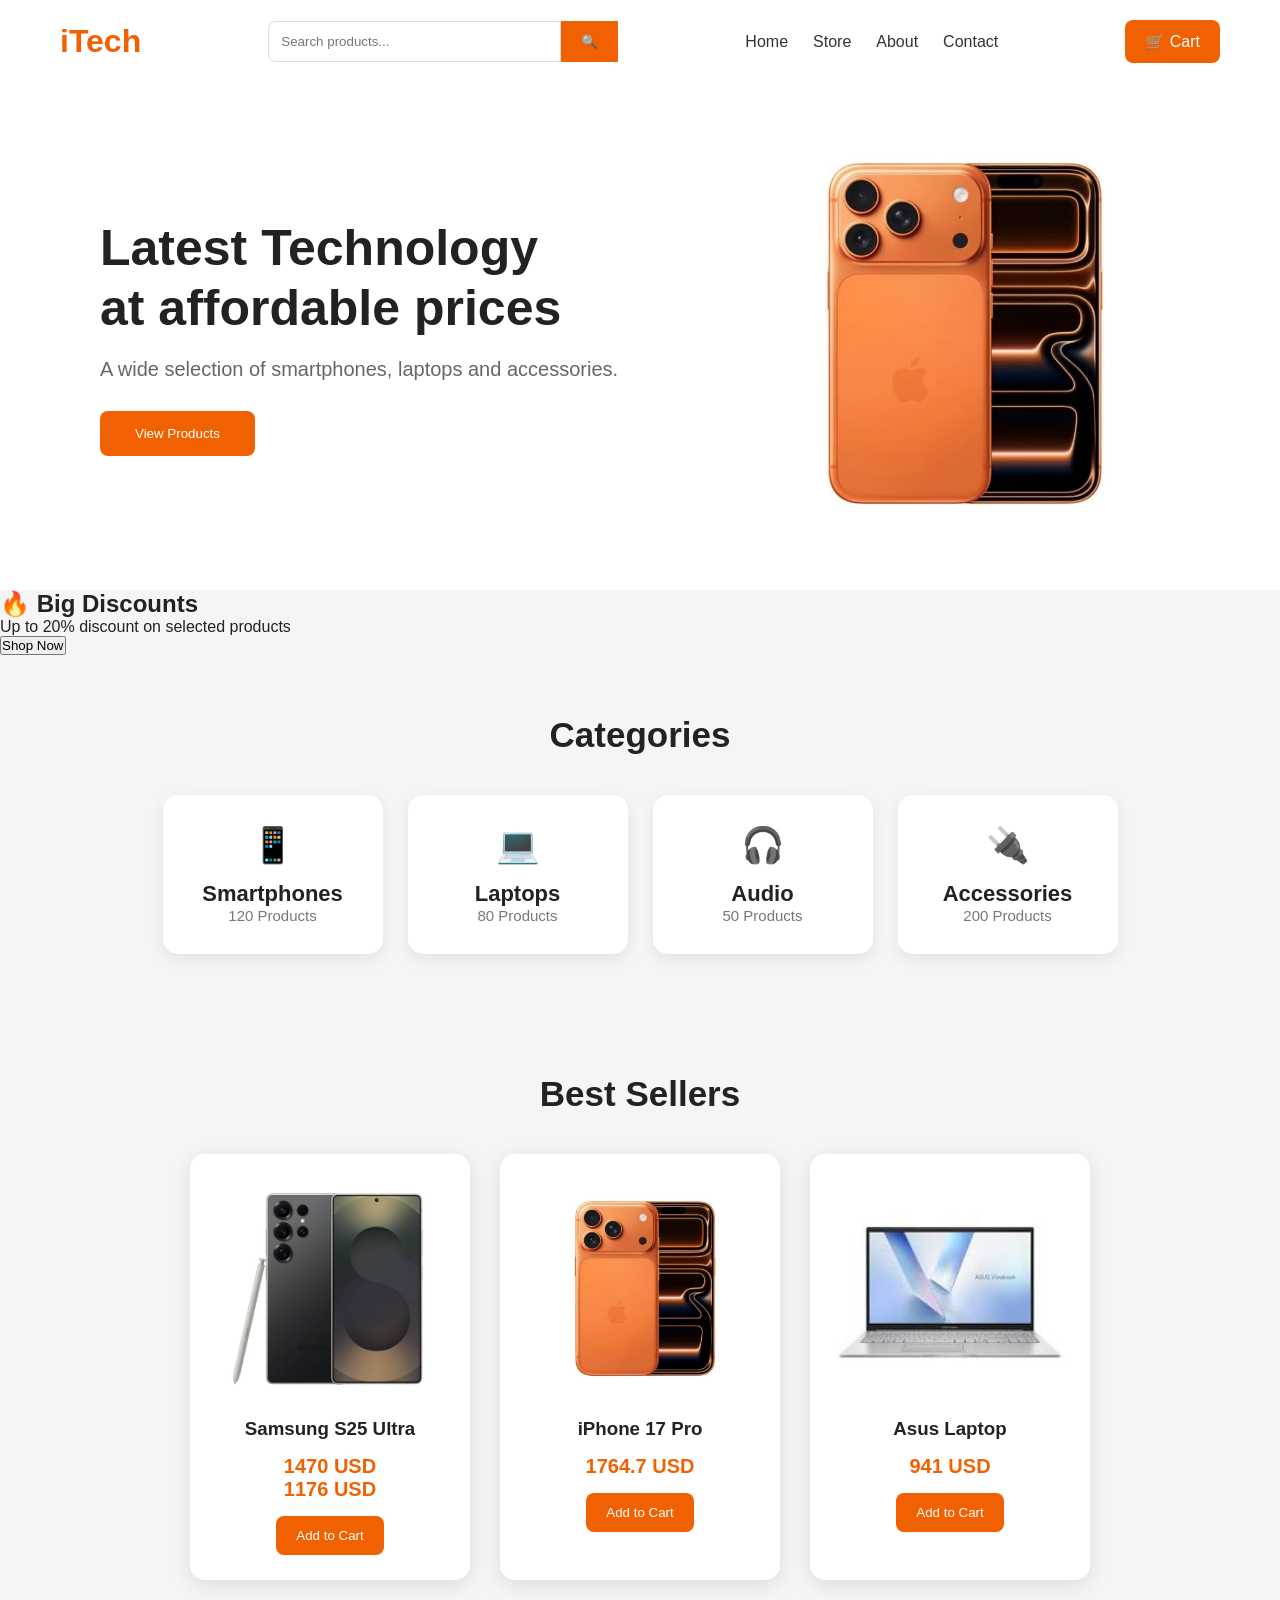
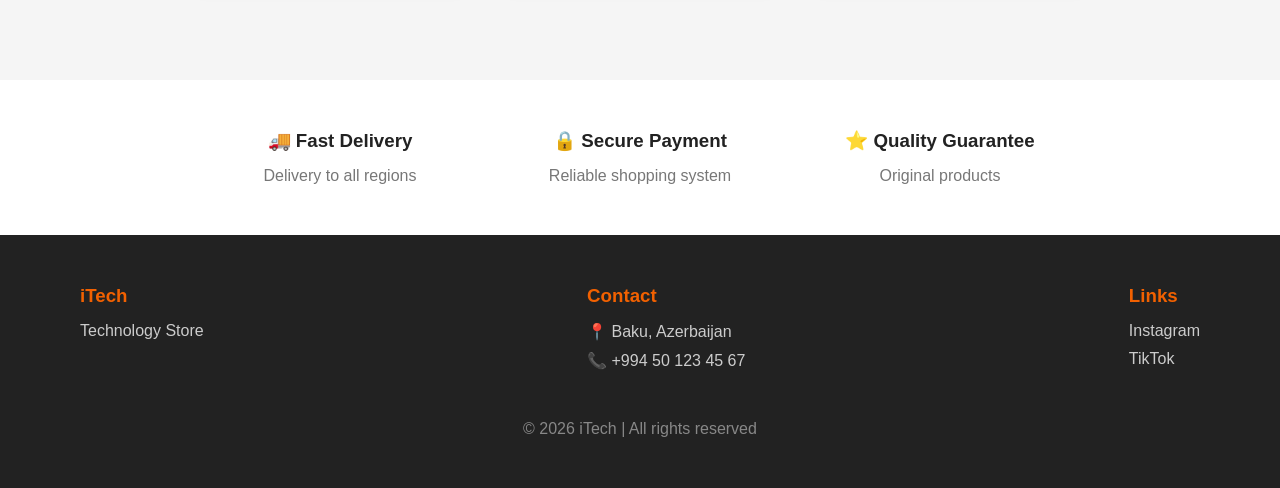
<file: index.html>
<!DOCTYPE html>
<html lang="en">

<head>

    <meta charset="UTF-8">
    <meta name="viewport" content="width=device-width, initial-scale=1.0">

    <title>iTech | Online Store</title>

    <link rel="stylesheet" href="style.css">

</head>


<body>


<!-- NAVBAR -->

<nav>


<div class="logo">

    iTech

</div>



<div class="search">

    <input type="text" placeholder="Search products...">

    <button>
        🔍
    </button>

</div>




<ul>

<li>
<a href="index.html">Home</a>
</li>


<li>
<a href="shop.html">Store</a>
</li>


<li>
<a href="about.html">About</a>
</li>


<li>
<a href="contact.html">Contact</a>
</li>


</ul>



<div class="cart">

🛒 Cart

</div>



</nav>







<!-- HERO -->


<section class="hero">


<div class="hero-content">


<h1>

Latest Technology
<br>
at affordable prices

</h1>



<p>

A wide selection of smartphones, laptops and accessories.

</p>



<button>

View Products

</button>


</div>




<div class="hero-image">


<img src="iphone17pro.jpeg" alt="iPhone">


</div>



</section>







<!-- CAMPAIGN -->


<section class="campaign">


<h2>

🔥 Big Discounts

</h2>


<p>

Up to 20% discount on selected products

</p>



<button>

Shop Now

</button>



</section>







<!-- CATEGORIES -->


<section class="categories">


<h2>

Categories

</h2>




<div class="category-list">


<div class="category-card">

📱

<h3>
Smartphones
</h3>

<p>
120 Products
</p>


</div>





<div class="category-card">

💻

<h3>
Laptops
</h3>

<p>
80 Products
</p>


</div>





<div class="category-card">

🎧

<h3>
Audio
</h3>

<p>
50 Products
</p>


</div>





<div class="category-card">

🔌

<h3>
Accessories
</h3>

<p>
200 Products
</p>


</div>


</div>



</section>







<!-- PRODUCTS -->


<section class="products">


<h2>

Best Sellers

</h2>




<div class="product-list">



<div class="product-card">


<img src="samsung25.jpeg.jpeg">


<h3>
Samsung S25 Ultra
</h3>


<p class="old">

1470 USD
</p>


<p>

1176 USD
</p>


<button>

Add to Cart

</button>


</div>







<div class="product-card">


<img src="iphone17pro.jpeg">


<h3>
iPhone 17 Pro
</h3>


<p>

1764.7 USD
</p>


<button>

Add to Cart

</button>


</div>







<div class="product-card">


<img src="asus.jpeg">


<h3>
Asus Laptop
</h3>


<p>

941 USD
</p>


<button>

Add to Cart

</button>


</div>



</div>



</section>







<!-- FEATURES -->


<section class="features">


<div>

<h3>
🚚 Fast Delivery
</h3>

<p>
Delivery to all regions
</p>

</div>




<div>

<h3>
🔒 Secure Payment
</h3>

<p>
Reliable shopping system
</p>

</div>




<div>

<h3>
⭐ Quality Guarantee
</h3>

<p>
Original products
</p>

</div>


</section>








<!-- FOOTER -->


<footer>


<div class="footer-container">



<div>

<h3>
iTech
</h3>

<p>
Technology Store
</p>


</div>




<div>

<h3>
Contact
</h3>

<p>
📍 Baku, Azerbaijan
</p>

<p>
📞 +994 50 123 45 67
</p>


</div>




<div>

<h3>
Links
</h3>

<p>
Instagram
</p>

<p>
TikTok
</p>

</div>



</div>



<div class="copyright">

© 2026 iTech | All rights reserved

</div>


</footer>






</body>

</html>
</file>
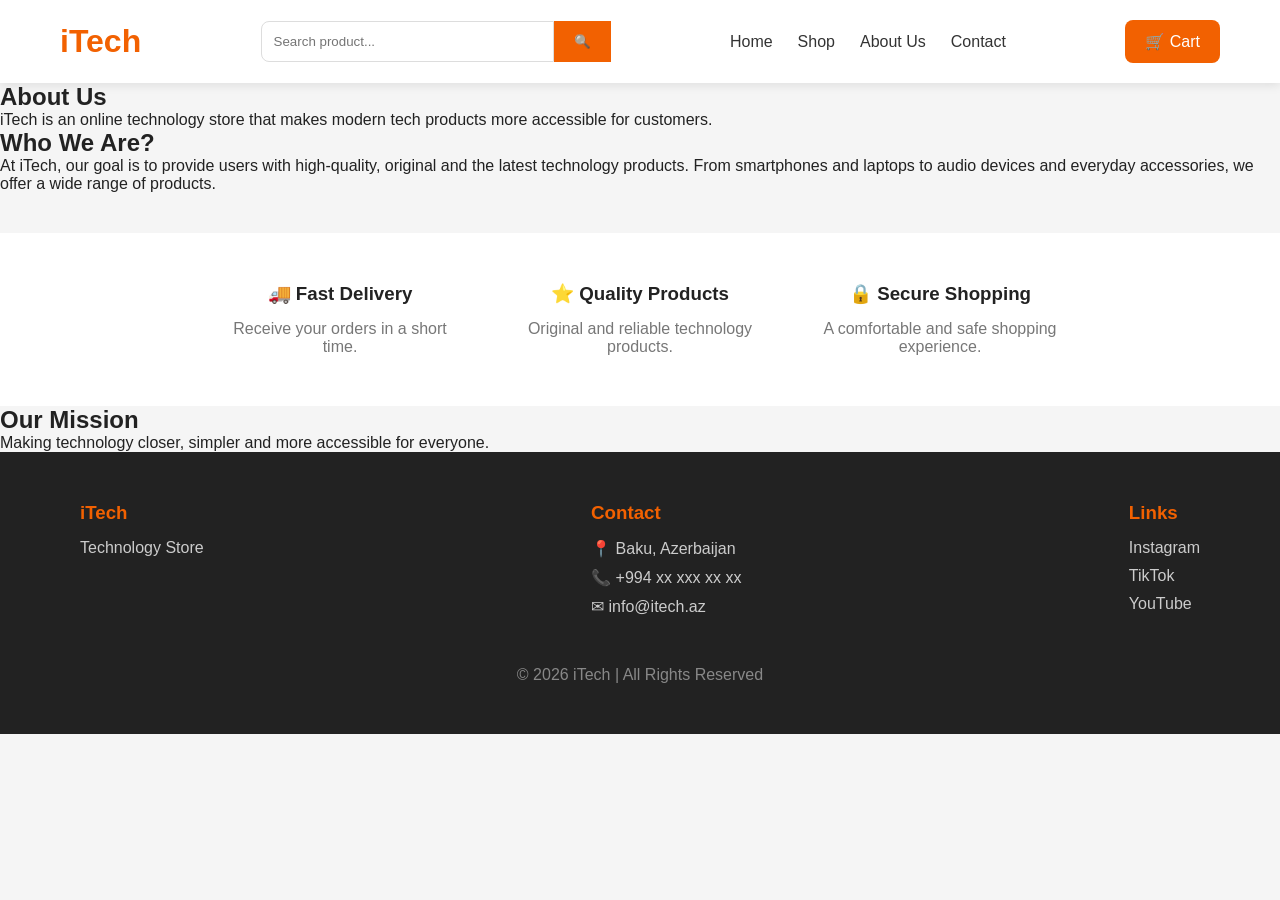
<file: about.html>
<!DOCTYPE html>
<html lang="en">

<head>

    <meta charset="UTF-8">
    <meta name="viewport" content="width=device-width, initial-scale=1.0">

    <title>iTech | About Us</title>

    <link rel="stylesheet" href="style.css">
    <script src="script.js"></script>

</head>


<body>


<!-- NAVBAR -->


<nav>


<div class="logo">
    iTech
</div>



<div class="search">

    <input type="text" placeholder="Search product...">

    <button>
        🔍
    </button>

</div>



<ul>

<li>
<a href="index.html">Home</a>
</li>


<li>
<a href="shop.html">Shop</a>
</li>


<li>
<a href="about.html">About Us</a>
</li>


<li>
<a href="contact.html">Contact</a>
</li>

</ul>




<div class="cart">

🛒 Cart

</div>


</nav>








<!-- ABOUT HERO -->


<section class="about-hero">


<div>


<h1>
About Us
</h1>


<p>

iTech is an online technology store
that makes modern tech products
more accessible for customers.

</p>


</div>


</section>









<!-- ABOUT CONTENT -->


<section class="about-content">


<h2>
Who We Are?
</h2>



<p>

At iTech, our goal is to provide users
with high-quality, original and the latest
technology products.

From smartphones and laptops to audio devices
and everyday accessories, we offer a wide
range of products.

</p>



</section>









<!-- WHY US -->


<section class="features">


<div>


<h3>
🚚 Fast Delivery
</h3>


<p>
Receive your orders in a short time.
</p>


</div>







<div>


<h3>
⭐ Quality Products
</h3>


<p>
Original and reliable technology products.
</p>


</div>







<div>


<h3>
🔒 Secure Shopping
</h3>


<p>
A comfortable and safe shopping experience.
</p>


</div>


</section>









<!-- MISSION -->


<section class="mission">


<h2>

Our Mission

</h2>


<p>

Making technology closer,
simpler and more accessible for everyone.

</p>


</section>









<!-- FOOTER -->


<footer>


<div class="footer-container">



<div>

<h3>
iTech
</h3>


<p>
Technology Store
</p>


</div>







<div>

<h3>
Contact
</h3>


<p>
📍 Baku, Azerbaijan
</p>


<p>
📞 +994 xx xxx xx xx
</p>


<p>
✉ info@itech.az
</p>


</div>







<div>

<h3>
Links
</h3>


<p>
Instagram
</p>


<p>
TikTok
</p>


<p>
YouTube
</p>


</div>



</div>







<div class="copyright">

© 2026 iTech | All Rights Reserved

</div>


</footer>





</body>

</html>
</file>
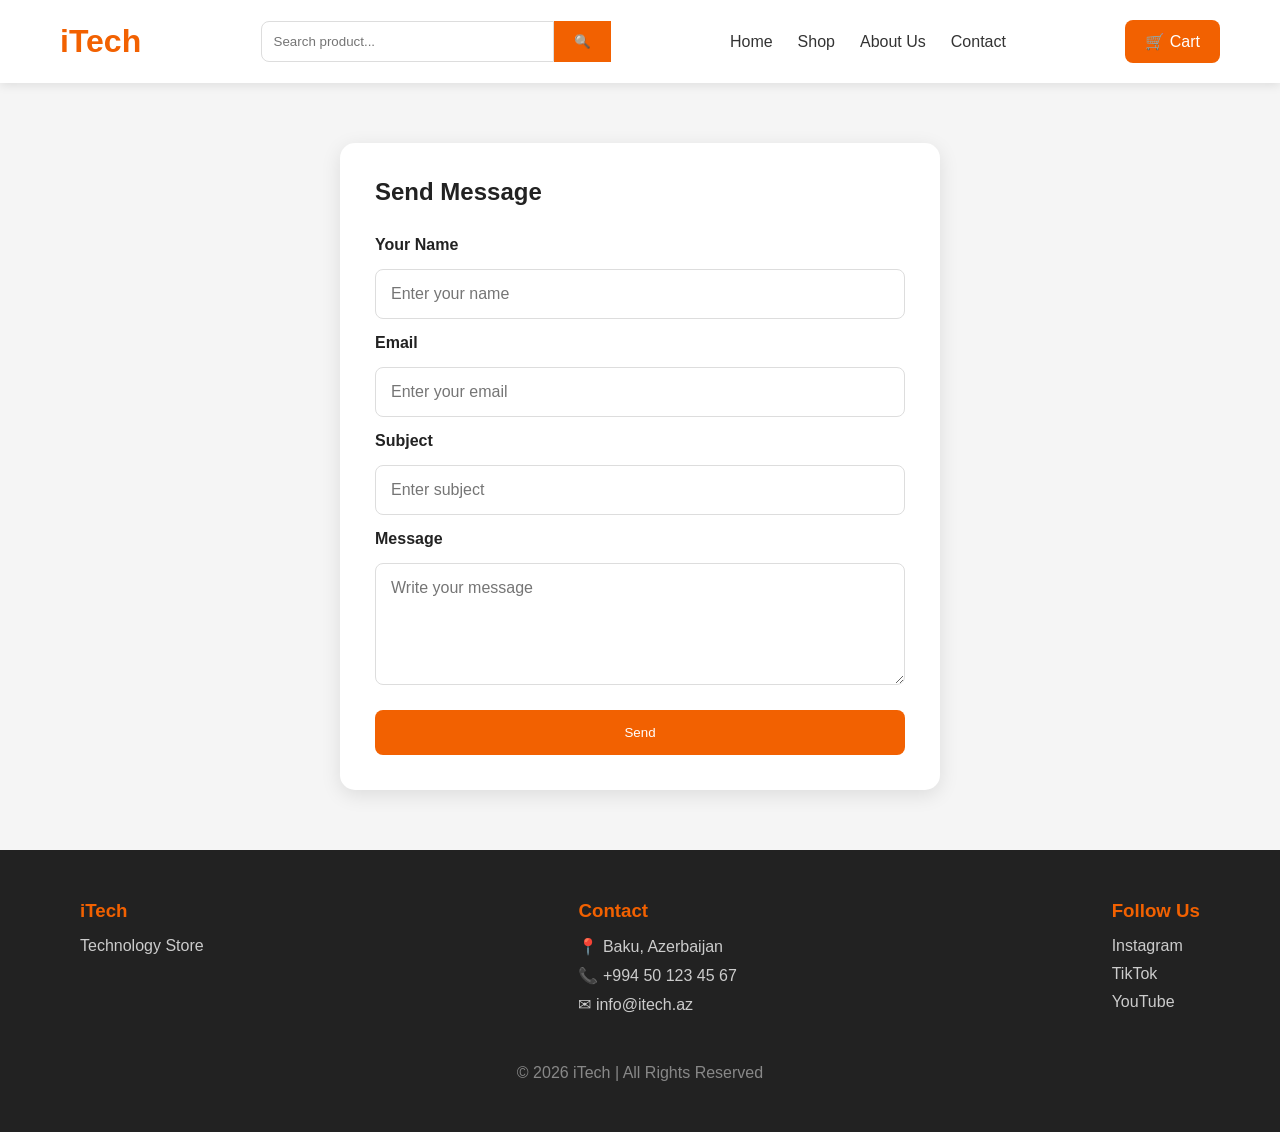
<file: contact.html>
<!DOCTYPE html>
<html lang="en">

<head>

    <meta charset="UTF-8">
    <meta name="viewport" content="width=device-width, initial-scale=1.0">

    <title>iTech | Contact</title>

    <link rel="stylesheet" href="style.css">
    <script src="script.js"></script>

</head>


<body>


<!-- NAVBAR -->

<nav>

    <div class="logo">
        iTech
    </div>


    <div class="search">

        <input type="text" placeholder="Search product...">

        <button>
            🔍
        </button>

    </div>



    <ul>

        <li>
            <a href="index.html">Home</a>
        </li>

        <li>
            <a href="shop.html">Shop</a>
        </li>

        <li>
            <a href="about.html">About Us</a>
        </li>

        <li>
            <a href="contact.html">Contact</a>
        </li>

    </ul>



    <div class="cart">
        🛒 Cart
    </div>


</nav>









<!-- MESSAGE FORM -->


<div class="form-box">


    <h2>
        Send Message
    </h2>



    <form>


        <label>
            Your Name
        </label>


        <input type="text" placeholder="Enter your name">





        <label>
            Email
        </label>


        <input type="email" placeholder="Enter your email">





        <label>
            Subject
        </label>


        <input type="text" placeholder="Enter subject">





        <label>
            Message
        </label>


        <textarea rows="5" placeholder="Write your message"></textarea>





        <button>
            Send
        </button>



    </form>



</div>









<!-- FOOTER -->


<footer>


    <div class="footer-container">


        <div>

            <h3>
                iTech
            </h3>

            <p>
                Technology Store
            </p>

        </div>





        <div>

            <h3>
                Contact
            </h3>

            <p>
                📍 Baku, Azerbaijan
            </p>

            <p>
                📞 +994 50 123 45 67
            </p>

            <p>
                ✉ info@itech.az
            </p>

        </div>





        <div>

            <h3>
                Follow Us
            </h3>

            <p>
                Instagram
            </p>

            <p>
                TikTok
            </p>

            <p>
                YouTube
            </p>

        </div>



    </div>





    <div class="copyright">

        © 2026 iTech | All Rights Reserved

    </div>



</footer>




</body>

</html>
</file>
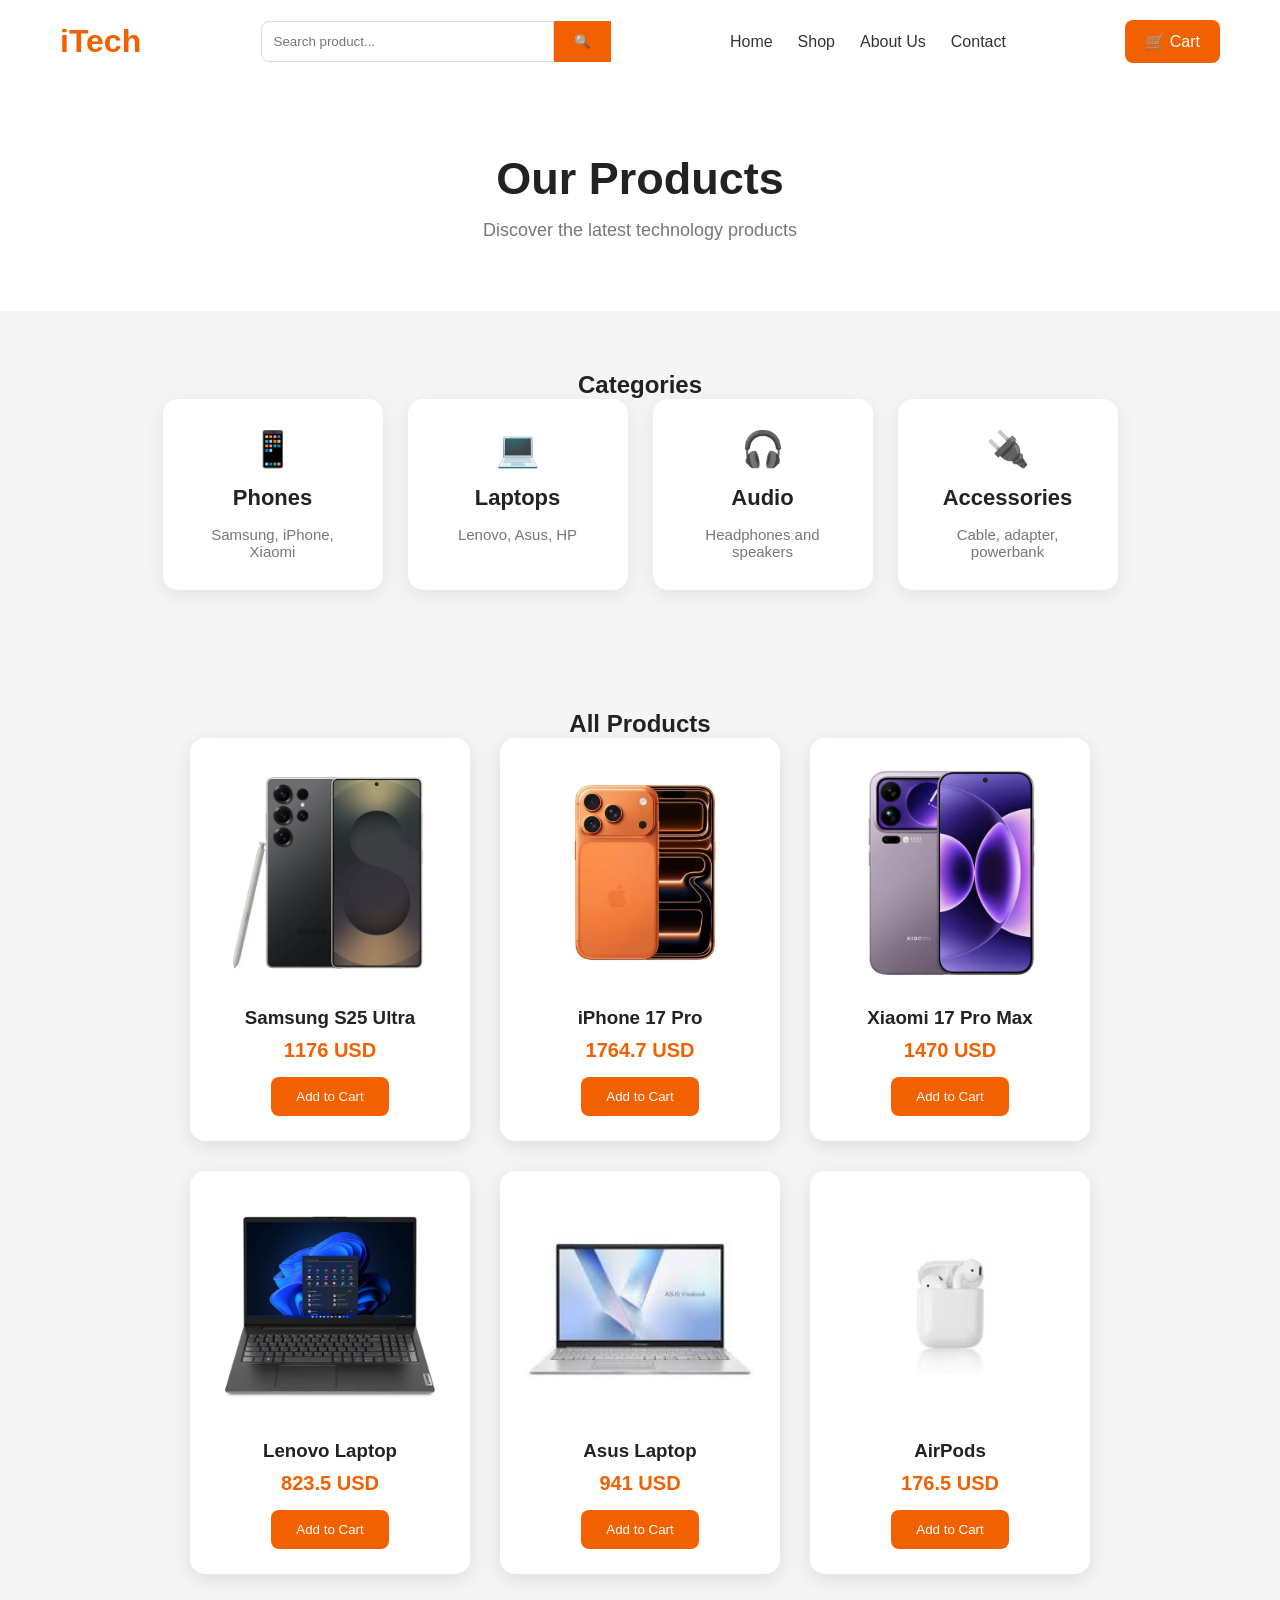
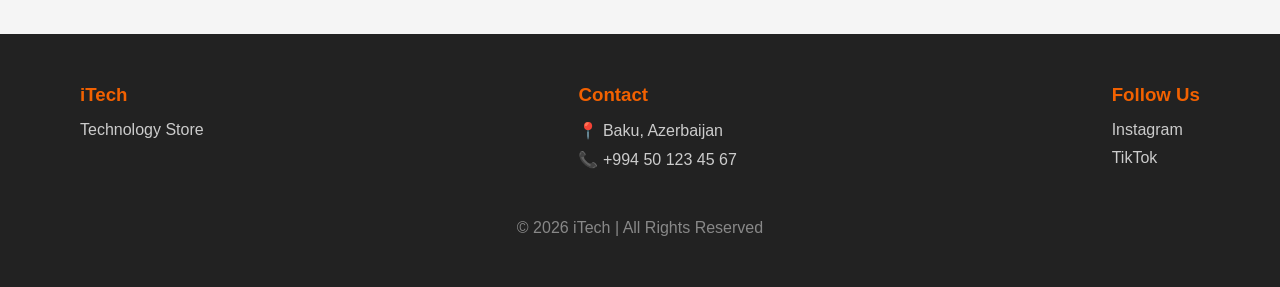
<file: shop.html>
<!DOCTYPE html>
<html lang="en">

<head>

<meta charset="UTF-8">
<meta name="viewport" content="width=device-width, initial-scale=1.0">

<title>iTech | Shop</title>

<link rel="stylesheet" href="style.css">

</head>


<body>


<nav>

<div class="logo">
iTech
</div>


<div class="search">

<input type="text" id="search-input" placeholder="Search product...">

<button>
🔍
</button>

</div>



<ul>

<li><a href="index.html">Home</a></li>

<li><a href="shop.html">Shop</a></li>

<li><a href="about.html">About Us</a></li>

<li><a href="contact.html">Contact</a></li>

</ul>



<div class="cart">
🛒 Cart
</div>

</nav>









<section class="shop-header">


<h1>
Our Products
</h1>


<p>
Discover the latest technology products
</p>


</section>










<section class="shop-categories">


<h2>
Categories
</h2>



<div class="shop-cat-list">


<div class="shop-cat">

📱

<h3>
Phones
</h3>


<p>
Samsung, iPhone, Xiaomi
</p>


</div>







<div class="shop-cat">

💻

<h3>
Laptops
</h3>


<p>
Lenovo, Asus, HP
</p>


</div>







<div class="shop-cat">

🎧

<h3>
Audio
</h3>


<p>
Headphones and speakers
</p>


</div>







<div class="shop-cat">

🔌

<h3>
Accessories
</h3>


<p>
Cable, adapter, powerbank
</p>


</div>


</div>


</section>









<section class="shop-products">


<h2>
All Products
</h2>



<div class="shop-product-list">





<div class="shop-card">


<img src="samsung25.jpeg.jpeg">


<h3>
Samsung S25 Ultra
</h3>


<p>
1176 USD</p>


<button class="add-cart">
Add to Cart
</button>


</div>







<div class="shop-card">


<img src="iphone17pro.jpeg">


<h3>
iPhone 17 Pro
</h3>


<p>
1764.7 USD</p>


<button class="add-cart">
Add to Cart
</button>


</div>







<div class="shop-card">


<img src="xiomi17promax.jpeg">


<h3>
Xiaomi 17 Pro Max
</h3>


<p>
1470 USD
</p>


<button class="add-cart">
Add to Cart
</button>


</div>







<div class="shop-card">


<img src="lenovo.jpg">


<h3>
Lenovo Laptop
</h3>


<p>
823.5 USD
</p>


<button class="add-cart">
Add to Cart
</button>


</div>







<div class="shop-card">


<img src="asus.jpeg">


<h3>
Asus Laptop
</h3>


<p>
941 USD</p>


<button class="add-cart">
Add to Cart
</button>

</div>







<div class="shop-card">


<img src="airpods.jpeg">


<h3>
AirPods
</h3>


<p>
176.5 USD
</p>


<button class="add-cart">
Add to Cart
</button>

</div>



</div>


</section>









<footer>


<div class="footer-container">


<div>

<h3>
iTech
</h3>

<p>
Technology Store
</p>

</div>





<div>

<h3>
Contact
</h3>

<p>
📍 Baku, Azerbaijan
</p>

<p>
📞 +994 50 123 45 67
</p>


</div>





<div>

<h3>
Follow Us
</h3>

<p>
Instagram
</p>

<p>
TikTok
</p>

</div>



</div>


<div class="copyright">

© 2026 iTech | All Rights Reserved

</div>


</footer>

<script src="script.js"></script>

</body>

</html>
</file>
<file: style.css>
* {
    margin: 0;
    padding: 0;
    box-sizing: border-box;
    font-family: Arial, Helvetica, sans-serif;
}


body {
    background: #f5f5f5;
    color: #222;
}


img {
    max-width: 100%;
}


/* NAVBAR */

nav {
    display: flex;
    align-items: center;
    justify-content: space-between;
    padding: 20px 60px;
    background: white;
    box-shadow: 0 2px 10px rgba(0,0,0,0.1);
}


.logo {
    font-size: 32px;
    font-weight: bold;
    color: #f26101;
}


.search {
    display: flex;
    width: 350px;
}


.search input {
    width: 100%;
    padding: 12px;
    border: 1px solid #ddd;
    border-radius: 8px 0 0 8px;
}


.search button {
    padding: 12px 20px;
    border: none;
    background: #f26101;
    color: white;
    cursor: pointer;
}


nav ul {
    display: flex;
    gap: 25px;
    list-style: none;
}


nav ul li a {
    text-decoration: none;
    color: #333;
    font-weight: 500;
}


nav ul li a:hover {
    color: #f26101;
}


.cart {
    background: #f26101;
    color: white;
    padding: 12px 20px;
    border-radius: 8px;
}




/* HERO */


.hero {
    display: flex;
    align-items: center;
    justify-content: space-between;
    padding: 70px 100px;
    background: white;
}


.hero-content {
    width: 50%;
}


.hero-content h1 {
    font-size: 50px;
    line-height: 1.2;
}


.hero-content p {
    margin-top: 20px;
    font-size: 20px;
    color: #666;
}


.hero button {
    margin-top: 30px;
    padding: 15px 35px;
    background: #f26101;
    color: white;
    border: none;
    border-radius: 8px;
    cursor: pointer;
}


.hero-image img {
    width: 450px;
}



/* CATEGORIES */


.categories {
    padding: 60px 80px;
    text-align: center;
}


.categories h2 {
    font-size: 35px;
    margin-bottom: 40px;
}


.category-list {
    display: flex;
    justify-content: center;
    gap: 25px;
}


.category-card {
    background: white;
    width: 220px;
    padding: 30px;
    border-radius: 15px;
    box-shadow: 0 5px 15px rgba(0,0,0,0.08);
    font-size: 35px;
}


.category-card h3 {
    font-size: 22px;
    margin-top: 15px;
}


.category-card p {
    color: #777;
    font-size: 15px;
}



/* PRODUCTS */


.products {
    padding: 60px 80px;
    text-align: center;
}


.products h2 {
    font-size: 35px;
    margin-bottom: 40px;
}


.product-list {
    display: flex;
    justify-content: center;
    gap: 30px;
    flex-wrap: wrap;
}


.product-card {
    width: 280px;
    background: white;
    padding: 25px;
    border-radius: 15px;
    box-shadow: 0 5px 20px rgba(0,0,0,0.1);
}


.product-card img {
    width: 100%;
    height: 220px;
    object-fit: contain;
}


.product-card h3 {
    margin: 15px 0;
}


.product-card p {
    color: #f26101;
    font-size: 20px;
    font-weight: bold;
}


.product-card button {
    margin-top: 15px;
    padding: 12px 20px;
    background: #f26101;
    color: white;
    border: none;
    border-radius: 8px;
    cursor: pointer;
}/* FEATURES */

.features {
    display: flex;
    justify-content: center;
    gap: 50px;
    background: white;
    padding: 50px;
    margin-top: 40px;
}


.features div {
    text-align: center;
    width: 250px;
}


.features h3 {
    margin-bottom: 15px;
}


.features p {
    color: #777;
}



/* CONTACT FORM */

.form-box {

    max-width: 600px;
    margin: 60px auto;
    background: white;
    padding: 35px;
    border-radius: 15px;
    box-shadow: 0 5px 20px rgba(0,0,0,0.1);

}


.form-box h2 {
    margin-bottom: 30px;
}


.form-box form {

    display: flex;
    flex-direction: column;
    gap: 15px;

}


.form-box label {

    font-weight: bold;

}


.form-box input,
.form-box textarea {

    width:100%;
    padding:15px;
    border:1px solid #ddd;
    border-radius:8px;
    font-size:16px;

}


.form-box button {

    margin-top:10px;
    padding:15px;
    background:#f26101;
    color:white;
    border:none;
    border-radius:8px;
    cursor:pointer;

}



/* SHOP */


.shop-header {

    text-align:center;
    padding:70px 20px;
    background:white;

}


.shop-header h1 {

    font-size:45px;
    margin-bottom:15px;

}


.shop-header p {

    color:#777;
    font-size:18px;

}



.shop-categories {

    padding:60px 80px;
    text-align:center;

}



.shop-cat-list {

    display:flex;
    justify-content:center;
    flex-wrap:wrap;
    gap:25px;

}



.shop-cat {

    width:220px;
    background:white;
    padding:30px;
    border-radius:15px;
    box-shadow:0 5px 20px rgba(0,0,0,0.08);
    font-size:35px;

}


.shop-cat h3 {

    font-size:22px;
    margin:15px 0;

}


.shop-cat p {

    color:#777;
    font-size:15px;

}





.shop-products {

    padding:60px 80px;
    text-align:center;

}


.shop-product-list {

    display:flex;
    justify-content:center;
    flex-wrap:wrap;
    gap:30px;

}


.shop-card {

    width:280px;
    background:white;
    padding:25px;
    border-radius:15px;
    box-shadow:0 5px 20px rgba(0,0,0,0.1);

}


.shop-card img {

    width:100%;
    height:220px;
    object-fit:contain;

}


.shop-card h3 {

    margin:20px 0 10px;

}


.shop-card p {

    color:#f26101;
    font-size:20px;
    font-weight:bold;

}


.shop-card button {

    margin-top:15px;
    padding:12px 25px;
    background:#f26101;
    color:white;
    border:none;
    border-radius:8px;

}



/* FOOTER */


footer {

    background:#222;
    color:white;
    padding:50px 80px;

}


.footer-container {

    display:flex;
    justify-content:space-between;

}


.footer-container h3 {

    color:#f26101;
    margin-bottom:15px;

}


.footer-container p {

    color:#ccc;
    margin-bottom:10px;

}


.copyright {

    text-align:center;
    margin-top:40px;
    color:#888;

}






/* =====================
      MOBILE VERSION
===================== */


@media(max-width:768px){


body {

    overflow-x:hidden;

}


/* NAVBAR */

nav {

    flex-direction:column;
    padding:20px;
    gap:20px;

}


.logo {

    font-size:28px;

}


.search {

    width:100%;

}


.search input {

    width:100%;

}


nav ul {

    flex-direction:column;
    gap:15px;
    text-align:center;

}



.cart {

    width:100%;
    text-align:center;

}





/* HERO */


.hero {

    flex-direction:column;
    padding:40px 20px;
    text-align:center;

}


.hero-content {

    width:100%;

}


.hero-content h1 {

    font-size:32px;

}


.hero-image img {

    width:300px;
    margin-top:30px;

}





/* CATEGORIES */


.categories,
.products,
.shop-categories,
.shop-products {

    padding:40px 20px;

}


.category-list {

    flex-direction:column;
    align-items:center;

}


.category-card {

    width:90%;

}





/* PRODUCTS */


.product-card,
.shop-card {

    width:90%;
    max-width:350px;

}





/* FEATURES */


.features {

    flex-direction:column;
    gap:20px;
    padding:30px 20px;

}


.features div {

    width:100%;

}





/* FORM */


.form-box {

    width:90%;
    padding:25px;

}





/* FOOTER */


footer {

    padding:40px 20px;

}


.footer-container {

    flex-direction:column;
    gap:30px;
    text-align:center;

}


}
@media(max-width:768px){

body{
    background:#f5f5f5;
    color:#222;
}


nav{
    background:white;
}


nav ul li a{
    font-size:18px;
    color:#333;
}


.cart{
    width:90%;
    padding:15px;
}


.hero-content h1{
    font-size:30px;
}


.hero-content p{
    font-size:16px;
}


.hero-image img{
    width:250px;
}


.shop-card img,
.product-card img{
    height:180px;
}

}@media(max-width:768px){

.search{
    width:90%;
}

.search input{
    padding:10px;
}

.search button{
    padding:10px 15px;
}

}
</file>
